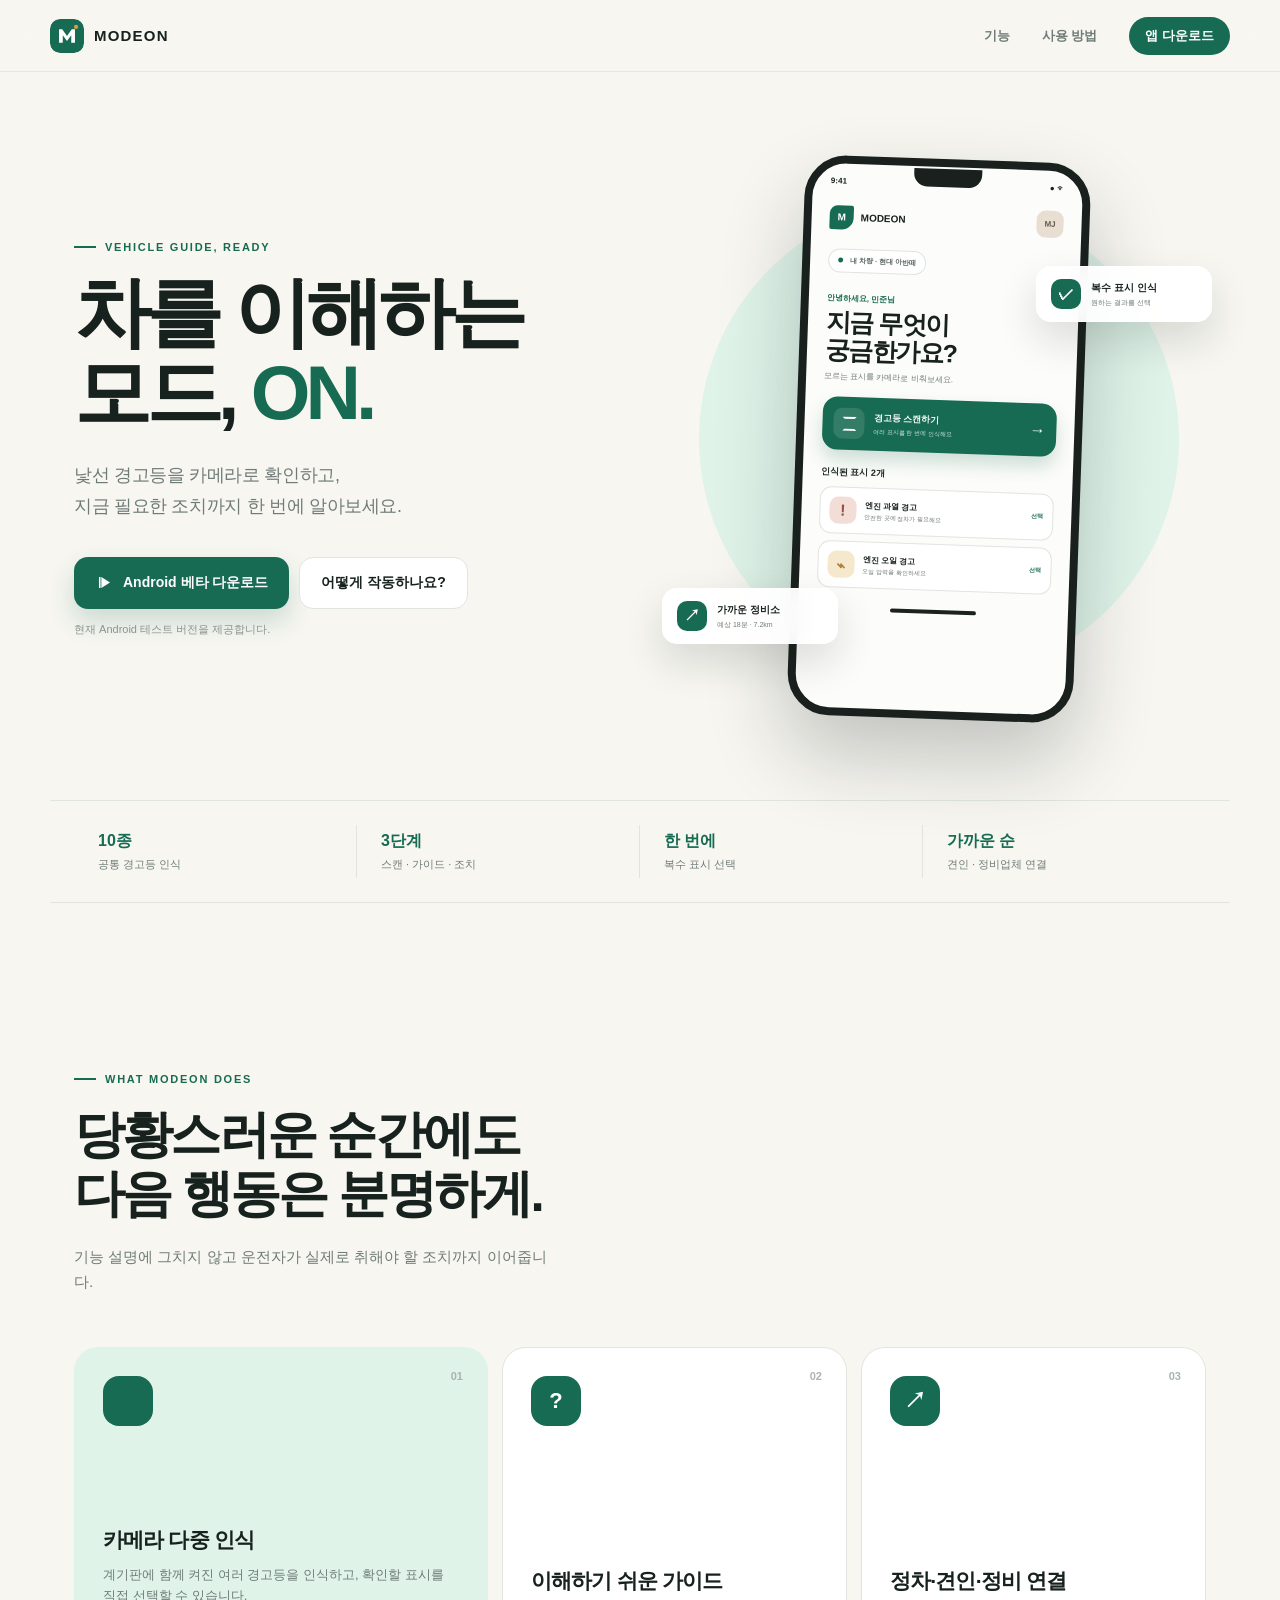
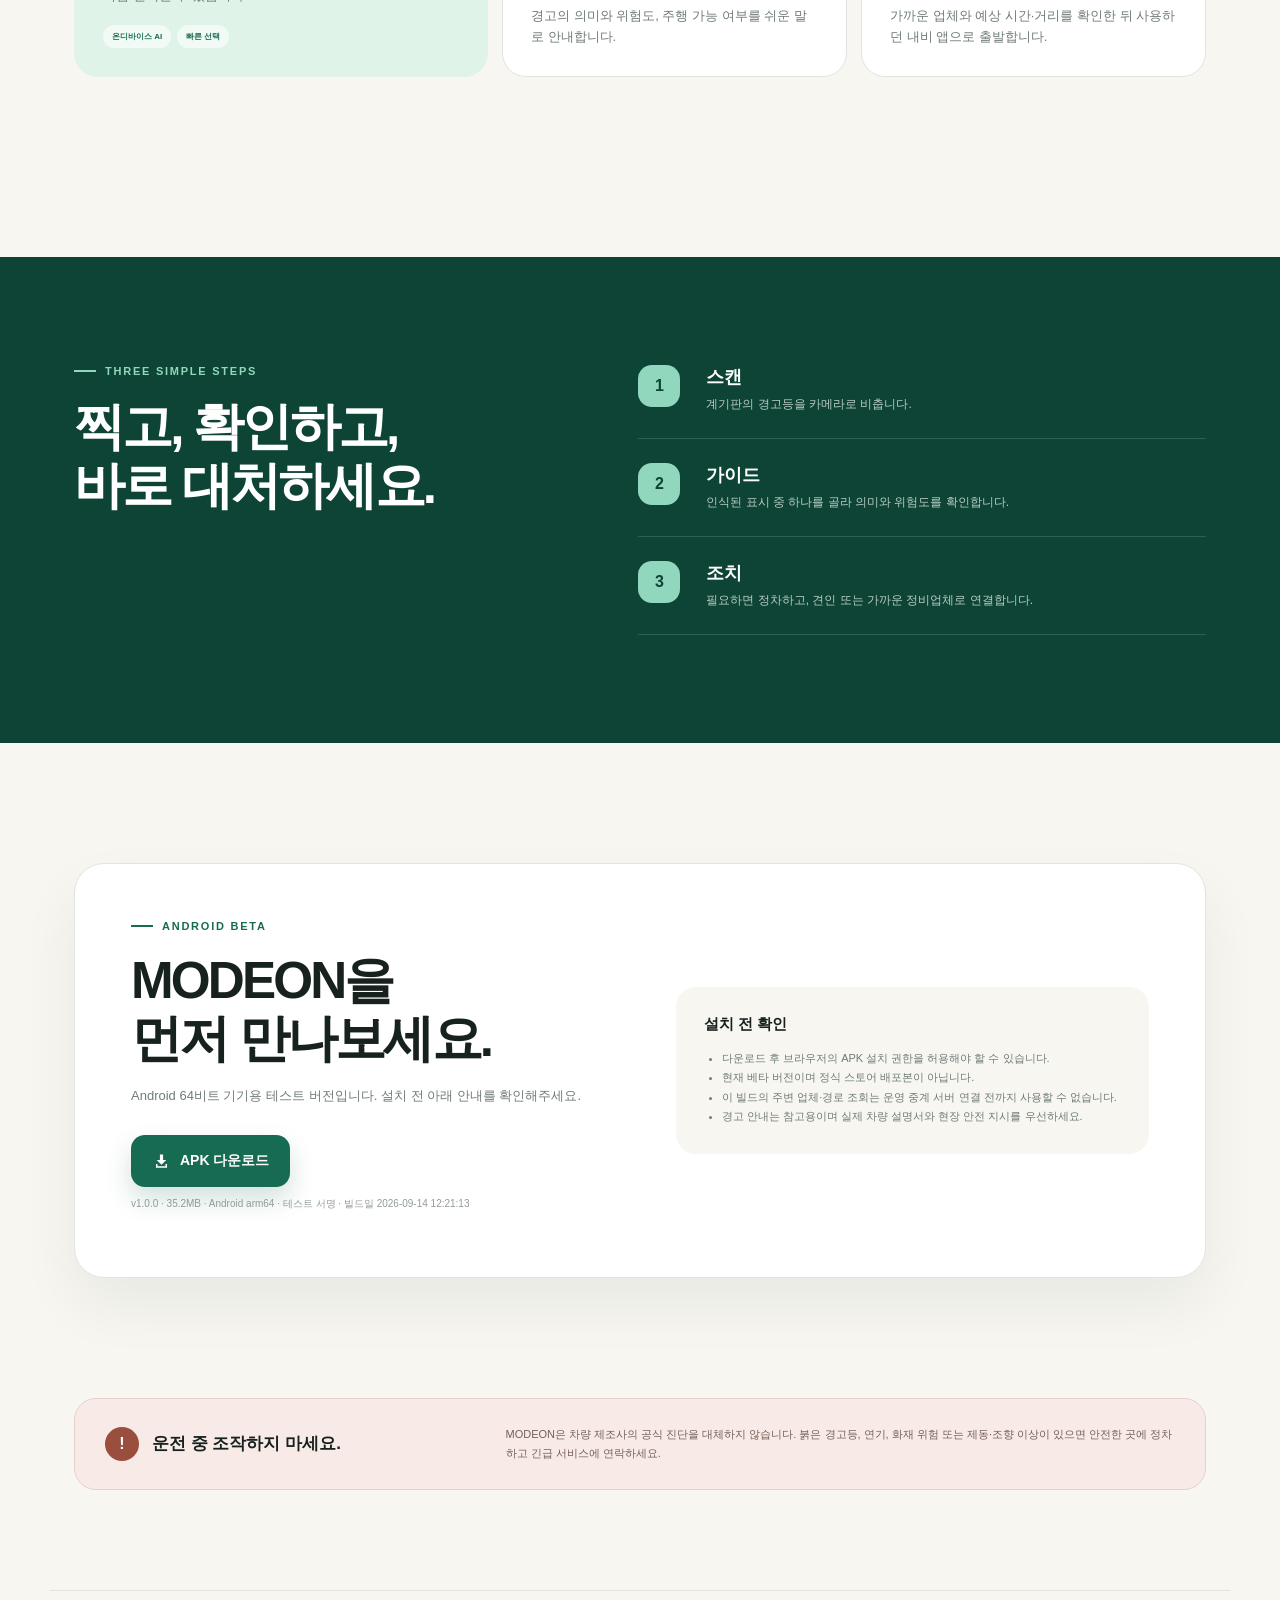
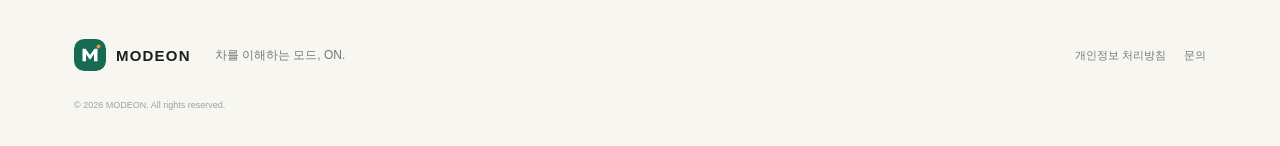
<file: index.html>
<!doctype html>
<html lang="ko">
<head>
  <meta charset="utf-8">
  <meta name="viewport" content="width=device-width, initial-scale=1">
  <meta name="theme-color" content="#176b52">
  <meta name="description" content="낯선 차량 경고등을 스캔하고 필요한 조치와 가까운 정비소까지 안내하는 MODEON">
  <meta property="og:title" content="MODEON — 차를 이해하는 모드, ON">
  <meta property="og:description" content="찍으면 알고, 알면 바로 대처하는 차량 가이드">
  <meta property="og:type" content="website">
  <title>MODEON — 차를 이해하는 모드, ON.</title>
  <link rel="icon" href="assets/favicon.svg" type="image/svg+xml">
  <link rel="stylesheet" href="styles.css">
</head>
<body>
  <a class="skip-link" href="#main">본문으로 건너뛰기</a>
  <header class="site-header">
    <a class="brand" href="#top" aria-label="MODEON 홈">
      <img src="assets/modeon-mark.svg" alt="" width="34" height="34">
      <span>MODEON</span>
    </a>
    <nav aria-label="주요 메뉴">
      <a href="#features">기능</a>
      <a href="#how">사용 방법</a>
      <a class="nav-download" href="#download">앱 다운로드</a>
    </nav>
  </header>

  <main id="main">
    <section class="hero" id="top">
      <div class="hero-copy reveal">
        <p class="eyebrow"><span></span> VEHICLE GUIDE, READY</p>
        <h1>차를 이해하는<br>모드, <em>ON.</em></h1>
        <p class="hero-description">낯선 경고등을 카메라로 확인하고,<br>지금 필요한 조치까지 한 번에 알아보세요.</p>
        <div class="hero-actions">
          <a class="button primary" href="#download">
            <svg viewBox="0 0 24 24" aria-hidden="true"><path d="M8 5v14l11-7L8 5Zm-3 0h2v14H5V5Z"/></svg>
            Android 베타 다운로드
          </a>
          <a class="button secondary" href="#how">어떻게 작동하나요?</a>
        </div>
        <p class="beta-note">현재 Android 테스트 버전을 제공합니다.</p>
      </div>

      <div class="hero-visual reveal" aria-label="MODEON 앱 화면 예시">
        <div class="halo"></div>
        <div class="phone">
          <div class="phone-top"><span>9:41</span><i></i><span>● ᯤ</span></div>
          <div class="app-bar"><div class="mini-mark">M</div><b>MODEON</b><div class="avatar">MJ</div></div>
          <div class="car-pill"><i></i> 내 차량 · 현대 아반떼</div>
          <p class="hello">안녕하세요, 민준님</p>
          <h2>지금 무엇이<br>궁금한가요?</h2>
          <p class="app-sub">모르는 표시를 카메라로 비춰보세요.</p>
          <div class="scan-card">
            <div class="scan-icon"><span></span></div>
            <div><b>경고등 스캔하기</b><small>여러 표시를 한 번에 인식해요</small></div>
            <strong>→</strong>
          </div>
          <p class="section-label">인식된 표시 2개</p>
          <div class="result-card danger"><div class="result-icon">!</div><div><b>엔진 과열 경고</b><small>안전한 곳에 정차가 필요해요</small></div><span>선택</span></div>
          <div class="result-card"><div class="result-icon oil">⌁</div><div><b>엔진 오일 경고</b><small>오일 압력을 확인하세요</small></div><span>선택</span></div>
          <div class="home-indicator"></div>
        </div>
        <div class="float-card float-one"><span>✓</span><div><b>복수 표시 인식</b><small>원하는 결과를 선택</small></div></div>
        <div class="float-card float-two"><span>↗</span><div><b>가까운 정비소</b><small>예상 18분 · 7.2km</small></div></div>
      </div>
    </section>

    <section class="trust-strip" aria-label="핵심 특징">
      <p><strong>10종</strong><span>공통 경고등 인식</span></p>
      <p><strong>3단계</strong><span>스캔 · 가이드 · 조치</span></p>
      <p><strong>한 번에</strong><span>복수 표시 선택</span></p>
      <p><strong>가까운 순</strong><span>견인 · 정비업체 연결</span></p>
    </section>

    <section class="section features" id="features">
      <div class="section-heading reveal">
        <p class="eyebrow"><span></span> WHAT MODEON DOES</p>
        <h2>당황스러운 순간에도<br>다음 행동은 분명하게.</h2>
        <p>기능 설명에 그치지 않고 운전자가 실제로 취해야 할 조치까지 이어줍니다.</p>
      </div>
      <div class="feature-grid">
        <article class="feature-card feature-main reveal">
          <div class="feature-number">01</div>
          <div class="feature-icon scan-lines"><i></i></div>
          <h3>카메라 다중 인식</h3>
          <p>계기판에 함께 켜진 여러 경고등을 인식하고, 확인할 표시를 직접 선택할 수 있습니다.</p>
          <div class="tag-row"><span>온디바이스 AI</span><span>빠른 선택</span></div>
        </article>
        <article class="feature-card reveal">
          <div class="feature-number">02</div>
          <div class="feature-icon">?</div>
          <h3>이해하기 쉬운 가이드</h3>
          <p>경고의 의미와 위험도, 주행 가능 여부를 쉬운 말로 안내합니다.</p>
        </article>
        <article class="feature-card reveal">
          <div class="feature-number">03</div>
          <div class="feature-icon">↗</div>
          <h3>정차·견인·정비 연결</h3>
          <p>가까운 업체와 예상 시간·거리를 확인한 뒤 사용하던 내비 앱으로 출발합니다.</p>
        </article>
      </div>
    </section>

    <section class="how" id="how">
      <div class="how-inner">
        <div class="section-heading light reveal">
          <p class="eyebrow"><span></span> THREE SIMPLE STEPS</p>
          <h2>찍고, 확인하고,<br>바로 대처하세요.</h2>
        </div>
        <ol class="steps">
          <li class="reveal"><b>1</b><div><h3>스캔</h3><p>계기판의 경고등을 카메라로 비춥니다.</p></div></li>
          <li class="reveal"><b>2</b><div><h3>가이드</h3><p>인식된 표시 중 하나를 골라 의미와 위험도를 확인합니다.</p></div></li>
          <li class="reveal"><b>3</b><div><h3>조치</h3><p>필요하면 정차하고, 견인 또는 가까운 정비업체로 연결합니다.</p></div></li>
        </ol>
      </div>
    </section>

    <section class="section download-section" id="download">
      <div class="download-card reveal">
        <div>
          <p class="eyebrow"><span></span> ANDROID BETA</p>
          <h2>MODEON을<br>먼저 만나보세요.</h2>
          <p>Android 64비트 기기용 테스트 버전입니다. 설치 전 아래 안내를 확인해주세요.</p>
          <a class="button primary download-button" href="https://github.com/ModeOn-Vehicle/ModeOn-Vehicle.github.io/releases/download/v1.0.0/modeon-android-arm64-v1.0.0.apk">
            <svg viewBox="0 0 24 24" aria-hidden="true"><path d="M12 16 6 10h4V3h4v7h4l-6 6Zm-7 4v-5h2v3h10v-3h2v5H5Z"/></svg>
            APK 다운로드
          </a>
          <p class="file-meta">v1.0.0 · 35.2MB · Android arm64 · 테스트 서명 · 빌드일 2026-09-14 12:21:13</p>
        </div>
        <div class="install-note">
          <h3>설치 전 확인</h3>
          <ul>
            <li>다운로드 후 브라우저의 APK 설치 권한을 허용해야 할 수 있습니다.</li>
            <li>현재 베타 버전이며 정식 스토어 배포본이 아닙니다.</li>
            <li>이 빌드의 주변 업체·경로 조회는 운영 중계 서버 연결 전까지 사용할 수 없습니다.</li>
            <li>경고 안내는 참고용이며 실제 차량 설명서와 현장 안전 지시를 우선하세요.</li>
          </ul>
        </div>
      </div>
    </section>

    <section class="safety">
      <div><span>!</span><h2>운전 중 조작하지 마세요.</h2></div>
      <p>MODEON은 차량 제조사의 공식 진단을 대체하지 않습니다. 붉은 경고등, 연기, 화재 위험 또는 제동·조향 이상이 있으면 안전한 곳에 정차하고 긴급 서비스에 연락하세요.</p>
    </section>
  </main>

  <footer>
    <div class="brand footer-brand"><img src="assets/modeon-mark.svg" alt="" width="32" height="32"><span>MODEON</span></div>
    <p>차를 이해하는 모드, ON.</p>
    <div><a href="privacy.html">개인정보 처리방침</a><a href="mailto:browninvestmentor@gmail.com">문의</a></div>
    <small>© <span id="year"></span> MODEON. All rights reserved.</small>
  </footer>
  <script src="script.js"></script>
</body>
</html>
</file>
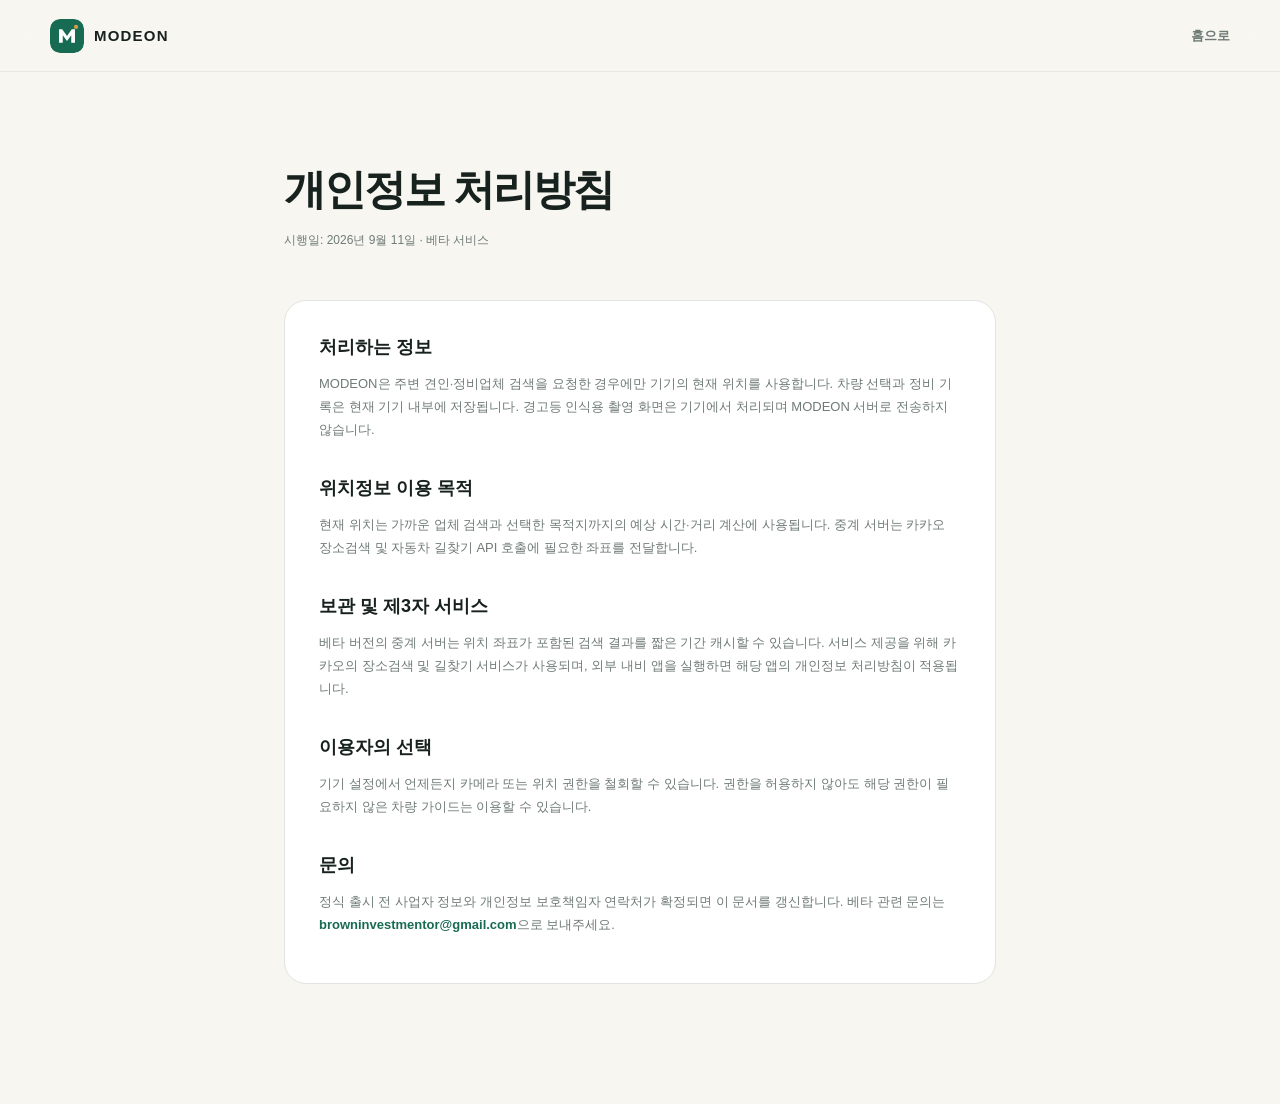
<file: privacy.html>
<!doctype html>
<html lang="ko">
<head>
  <meta charset="utf-8">
  <meta name="viewport" content="width=device-width, initial-scale=1">
  <meta name="theme-color" content="#176b52">
  <title>개인정보 처리방침 — MODEON</title>
  <link rel="icon" href="assets/favicon.svg" type="image/svg+xml">
  <link rel="stylesheet" href="styles.css">
  <style>
    .policy { max-width: 760px; margin: 0 auto; padding: 90px 24px 120px; }
    .policy h1 { margin: 0 0 12px; font-size: 42px; letter-spacing: -.05em; }
    .policy .updated { color: var(--muted); font-size: 12px; }
    .policy article { margin-top: 48px; padding: 34px; background: #fff; border: 1px solid var(--line); border-radius: 22px; }
    .policy h2 { margin: 34px 0 10px; font-size: 18px; }
    .policy h2:first-child { margin-top: 0; }
    .policy p, .policy li { color: var(--muted); font-size: 13px; line-height: 1.8; }
    .policy a { color: var(--green); font-weight: 700; }
  </style>
</head>
<body>
  <header class="site-header"><a class="brand" href="index.html"><img src="assets/modeon-mark.svg" alt="" width="34" height="34"><span>MODEON</span></a><nav><a href="index.html">홈으로</a></nav></header>
  <main class="policy">
    <h1>개인정보 처리방침</h1>
    <p class="updated">시행일: 2026년 9월 11일 · 베타 서비스</p>
    <article>
      <h2>처리하는 정보</h2>
      <p>MODEON은 주변 견인·정비업체 검색을 요청한 경우에만 기기의 현재 위치를 사용합니다. 차량 선택과 정비 기록은 현재 기기 내부에 저장됩니다. 경고등 인식용 촬영 화면은 기기에서 처리되며 MODEON 서버로 전송하지 않습니다.</p>
      <h2>위치정보 이용 목적</h2>
      <p>현재 위치는 가까운 업체 검색과 선택한 목적지까지의 예상 시간·거리 계산에 사용됩니다. 중계 서버는 카카오 장소검색 및 자동차 길찾기 API 호출에 필요한 좌표를 전달합니다.</p>
      <h2>보관 및 제3자 서비스</h2>
      <p>베타 버전의 중계 서버는 위치 좌표가 포함된 검색 결과를 짧은 기간 캐시할 수 있습니다. 서비스 제공을 위해 카카오의 장소검색 및 길찾기 서비스가 사용되며, 외부 내비 앱을 실행하면 해당 앱의 개인정보 처리방침이 적용됩니다.</p>
      <h2>이용자의 선택</h2>
      <p>기기 설정에서 언제든지 카메라 또는 위치 권한을 철회할 수 있습니다. 권한을 허용하지 않아도 해당 권한이 필요하지 않은 차량 가이드는 이용할 수 있습니다.</p>
      <h2>문의</h2>
      <p>정식 출시 전 사업자 정보와 개인정보 보호책임자 연락처가 확정되면 이 문서를 갱신합니다. 베타 관련 문의는 <a href="mailto:browninvestmentor@gmail.com">browninvestmentor@gmail.com</a>으로 보내주세요.</p>
    </article>
  </main>
</body>
</html>
</file>
<file: styles.css>
:root {
  --paper: #f7f6f1;
  --ink: #17211e;
  --muted: #6f7b77;
  --green: #176b52;
  --green-dark: #0d4435;
  --mint: #dff3e9;
  --line: #e1e5df;
  --amber: #d69b47;
  --urgent: #9a4e3d;
  --white: #fff;
}

* { box-sizing: border-box; }
html { scroll-behavior: smooth; }
body {
  margin: 0;
  overflow-x: hidden;
  color: var(--ink);
  background: var(--paper);
  font-family: Pretendard, "Noto Sans KR", "Apple SD Gothic Neo", "Segoe UI", sans-serif;
  -webkit-font-smoothing: antialiased;
}
a { color: inherit; text-decoration: none; }
.skip-link { position: fixed; left: 16px; top: -60px; z-index: 100; padding: 12px 16px; background: var(--ink); color: #fff; border-radius: 8px; }
.skip-link:focus { top: 16px; }
.site-header {
  position: sticky;
  top: 0;
  z-index: 20;
  height: 72px;
  padding: 0 max(24px, calc((100vw - 1180px) / 2));
  display: flex;
  align-items: center;
  justify-content: space-between;
  background: color-mix(in srgb, var(--paper) 88%, transparent);
  border-bottom: 1px solid color-mix(in srgb, var(--line) 80%, transparent);
  backdrop-filter: blur(18px);
}
.brand { display: flex; align-items: center; gap: 10px; font-size: 15px; font-weight: 900; letter-spacing: .08em; }
.brand img { border-radius: 10px; }
nav { display: flex; align-items: center; gap: 32px; font-size: 13px; font-weight: 700; }
nav a { color: var(--muted); transition: color .2s; }
nav a:hover { color: var(--green); }
.nav-download { padding: 10px 16px; color: #fff; background: var(--green); border-radius: 999px; }
nav .nav-download:hover { color: #fff; background: var(--green-dark); }

.hero {
  min-height: 720px;
  max-width: 1180px;
  margin: 0 auto;
  padding: 82px 24px 76px;
  display: grid;
  grid-template-columns: 1fr 1fr;
  align-items: center;
  gap: 64px;
}
.eyebrow { margin: 0 0 20px; display: flex; align-items: center; gap: 9px; color: var(--green); font-size: 11px; font-weight: 900; letter-spacing: .16em; }
.eyebrow span { width: 22px; height: 2px; background: currentColor; }
.hero h1 { margin: 0; font-size: clamp(52px, 6vw, 82px); line-height: 1.03; letter-spacing: -.065em; }
.hero h1 em { color: var(--green); font-style: normal; }
.hero-description { margin: 28px 0 0; color: var(--muted); font-size: 18px; line-height: 1.75; letter-spacing: -.02em; }
.hero-actions { margin-top: 34px; display: flex; flex-wrap: wrap; gap: 10px; }
.button { min-height: 52px; padding: 0 21px; display: inline-flex; align-items: center; justify-content: center; gap: 9px; border: 0; border-radius: 14px; font-size: 14px; font-weight: 800; transition: transform .2s, box-shadow .2s, background .2s; }
.button:hover { transform: translateY(-2px); }
.button svg { width: 19px; height: 19px; fill: currentColor; }
.button.primary { color: #fff; background: var(--green); box-shadow: 0 12px 26px rgba(23,107,82,.2); }
.button.primary:hover { background: var(--green-dark); box-shadow: 0 16px 30px rgba(23,107,82,.25); }
.button.secondary { color: var(--ink); background: #fff; border: 1px solid var(--line); }
.beta-note { margin: 13px 0 0; color: #8b9491; font-size: 11px; }

.hero-visual { min-height: 570px; position: relative; display: grid; place-items: center; }
.halo { position: absolute; width: 480px; height: 480px; border-radius: 50%; background: var(--mint); }
.phone { position: relative; z-index: 2; width: 286px; min-height: 560px; padding: 13px 18px 18px; background: #fcfcfa; border: 8px solid #19201e; border-radius: 42px; box-shadow: 0 38px 80px rgba(23,33,30,.24); transform: rotate(2deg); overflow: hidden; }
.phone-top { display: flex; justify-content: space-between; align-items: center; font-size: 8px; font-weight: 700; }
.phone-top i { width: 68px; height: 18px; background: #19201e; border-radius: 0 0 13px 13px; margin-top: -13px; }
.app-bar { margin-top: 18px; display: flex; align-items: center; gap: 7px; font-size: 10px; }
.mini-mark { width: 24px; height: 24px; display: grid; place-items: center; color: #fff; background: var(--green); border-radius: 8px 2px 12px 2px; font-size: 10px; font-weight: 900; }
.avatar { margin-left: auto; width: 27px; height: 27px; display: grid; place-items: center; background: #e8ded1; color: #66594d; border-radius: 9px; font-size: 8px; font-weight: 800; }
.car-pill { width: max-content; margin-top: 18px; padding: 6px 9px; border: 1px solid var(--line); border-radius: 14px; background: #fff; color: #55615d; font-size: 7px; font-weight: 700; }
.car-pill i { display: inline-block; width: 5px; height: 5px; margin-right: 5px; background: var(--green); border-radius: 50%; }
.hello { margin: 20px 0 4px; color: var(--green); font-size: 8px; font-weight: 800; }
.phone h2 { margin: 0; font-size: 25px; line-height: 1.12; letter-spacing: -.06em; }
.app-sub { margin: 7px 0 15px; color: var(--muted); font-size: 8px; }
.scan-card { padding: 11px; display: flex; align-items: center; gap: 9px; color: #fff; background: var(--green); border-radius: 15px; box-shadow: 0 10px 18px rgba(23,107,82,.2); }
.scan-card b, .scan-card small { display: block; }
.scan-card b { font-size: 9px; }
.scan-card small { margin-top: 3px; color: #cce4da; font-size: 6px; }
.scan-card strong { margin-left: auto; }
.scan-icon { width: 31px; height: 31px; display: grid; place-items: center; background: rgba(255,255,255,.12); border-radius: 9px; }
.scan-icon span { width: 14px; height: 14px; border: 2px solid #fff; border-left-color: transparent; border-right-color: transparent; }
.section-label { margin: 16px 0 8px; font-size: 9px; font-weight: 800; }
.result-card { margin-bottom: 7px; padding: 9px; display: flex; align-items: center; gap: 8px; border: 1px solid var(--line); border-radius: 12px; background: #fff; }
.result-card > div:nth-child(2) { flex: 1; }
.result-card b, .result-card small { display: block; }
.result-card b { font-size: 8px; }
.result-card small { margin-top: 2px; color: var(--muted); font-size: 6px; }
.result-card > span { color: var(--green); font-size: 6px; font-weight: 800; }
.result-icon { width: 27px; height: 27px; display: grid; place-items: center; border-radius: 9px; color: var(--urgent); background: #f2ddd7; font-weight: 900; }
.result-icon.oil { color: #ad792f; background: #f5e8cc; }
.home-indicator { width: 86px; height: 4px; margin: 19px auto 0; background: #1b211f; border-radius: 4px; }
.float-card { position: absolute; z-index: 3; min-width: 176px; padding: 12px 14px; display: flex; align-items: center; gap: 10px; background: rgba(255,255,255,.94); border: 1px solid rgba(255,255,255,.9); border-radius: 15px; box-shadow: 0 18px 40px rgba(23,33,30,.14); backdrop-filter: blur(12px); }
.float-card > span { width: 30px; height: 30px; display: grid; place-items: center; color: #fff; background: var(--green); border-radius: 10px; font-weight: 900; }
.float-card b, .float-card small { display: block; }
.float-card b { font-size: 10px; }
.float-card small { margin-top: 3px; color: var(--muted); font-size: 7px; }
.float-one { top: 112px; right: -6px; }
.float-two { bottom: 80px; left: -10px; }

.trust-strip { max-width: 1180px; margin: 0 auto 70px; padding: 24px; display: grid; grid-template-columns: repeat(4, 1fr); border-top: 1px solid var(--line); border-bottom: 1px solid var(--line); }
.trust-strip p { margin: 0; padding: 6px 24px; border-right: 1px solid var(--line); }
.trust-strip p:last-child { border: 0; }
.trust-strip strong, .trust-strip span { display: block; }
.trust-strip strong { color: var(--green); font-size: 16px; }
.trust-strip span { margin-top: 5px; color: var(--muted); font-size: 11px; }
.section { max-width: 1180px; margin: 0 auto; padding: 100px 24px; }
.section-heading h2 { margin: 0; font-size: clamp(34px, 4vw, 52px); line-height: 1.16; letter-spacing: -.055em; }
.section-heading > p:last-child { max-width: 490px; margin: 20px 0 0; color: var(--muted); font-size: 15px; line-height: 1.7; }
.feature-grid { margin-top: 52px; display: grid; grid-template-columns: 1.2fr 1fr 1fr; gap: 14px; }
.feature-card { min-height: 330px; padding: 28px; position: relative; display: flex; flex-direction: column; background: #fff; border: 1px solid var(--line); border-radius: 24px; overflow: hidden; }
.feature-main { background: var(--mint); border-color: transparent; }
.feature-number { position: absolute; right: 24px; top: 22px; color: #aab4b0; font-size: 11px; font-weight: 800; }
.feature-icon { width: 50px; height: 50px; display: grid; place-items: center; color: #fff; background: var(--green); border-radius: 16px; font-size: 22px; font-weight: 900; }
.feature-card h3 { margin: auto 0 10px; font-size: 21px; letter-spacing: -.04em; }
.feature-card p { margin: 0; color: var(--muted); font-size: 13px; line-height: 1.65; }
.tag-row { margin-top: 18px; display: flex; gap: 6px; }
.tag-row span { padding: 6px 9px; color: var(--green); background: rgba(255,255,255,.62); border-radius: 99px; font-size: 8px; font-weight: 800; }

.how { margin-top: 80px; color: #fff; background: var(--green-dark); }
.how-inner { max-width: 1180px; margin: 0 auto; padding: 108px 24px; display: grid; grid-template-columns: .9fr 1.1fr; gap: 100px; }
.light .eyebrow { color: #91d7bd; }
.steps { margin: 0; padding: 0; list-style: none; }
.steps li { padding: 24px 0; display: grid; grid-template-columns: 50px 1fr; gap: 18px; border-bottom: 1px solid rgba(255,255,255,.14); }
.steps li:first-child { padding-top: 0; }
.steps b { width: 42px; height: 42px; display: grid; place-items: center; color: var(--green-dark); background: #91d7bd; border-radius: 14px; }
.steps h3 { margin: 0 0 6px; font-size: 18px; }
.steps p { margin: 0; color: #b9ccc5; font-size: 12px; line-height: 1.6; }

.download-section { padding-top: 120px; padding-bottom: 120px; }
.download-card { padding: 56px; display: grid; grid-template-columns: 1fr 1fr; gap: 72px; background: #fff; border: 1px solid var(--line); border-radius: 30px; box-shadow: 0 28px 60px rgba(23,33,30,.06); }
.download-card h2 { margin: 0; font-size: clamp(36px, 4vw, 52px); line-height: 1.12; letter-spacing: -.055em; }
.download-card > div > p:not(.eyebrow, .file-meta) { max-width: 450px; margin: 18px 0 0; color: var(--muted); font-size: 13px; line-height: 1.7; }
.download-button { margin-top: 28px; }
.file-meta { color: #929b98; font-size: 10px; }
.install-note { align-self: center; padding: 28px; background: var(--paper); border-radius: 20px; }
.install-note h3 { margin: 0 0 15px; font-size: 15px; }
.install-note ul { margin: 0; padding-left: 18px; color: var(--muted); font-size: 11px; line-height: 1.75; }
.safety { max-width: 1132px; margin: 0 auto 100px; padding: 26px 30px; display: grid; grid-template-columns: .7fr 1.3fr; align-items: center; gap: 40px; border: 1px solid #e6d1ca; background: #f8ebe7; border-radius: 22px; }
.safety > div { display: flex; align-items: center; gap: 13px; }
.safety span { width: 34px; height: 34px; display: grid; place-items: center; color: #fff; background: var(--urgent); border-radius: 50%; font-weight: 900; }
.safety h2 { margin: 0; font-size: 17px; }
.safety p { margin: 0; color: #745e57; font-size: 11px; line-height: 1.7; }
footer { max-width: 1180px; margin: 0 auto; padding: 44px 24px 36px; display: grid; grid-template-columns: auto 1fr auto; align-items: center; gap: 24px; border-top: 1px solid var(--line); }
footer > p { color: var(--muted); font-size: 12px; }
footer > div:nth-of-type(2) { display: flex; gap: 18px; color: var(--muted); font-size: 11px; }
footer small { grid-column: 1 / -1; color: #9aa29f; font-size: 9px; }

.reveal { opacity: 0; transform: translateY(18px); transition: opacity .65s ease, transform .65s ease; }
.reveal.visible { opacity: 1; transform: translateY(0); }

@media (max-width: 900px) {
  .hero { grid-template-columns: 1fr; padding-top: 64px; text-align: center; }
  .hero-copy .eyebrow, .hero-actions { justify-content: center; }
  .hero-visual { margin-top: 10px; }
  .feature-grid { grid-template-columns: 1fr; }
  .feature-card { min-height: 260px; }
  .how-inner { grid-template-columns: 1fr; gap: 54px; }
  .download-card { grid-template-columns: 1fr; gap: 38px; }
  .safety { margin-left: 24px; margin-right: 24px; }
}

@media (max-width: 640px) {
  .site-header { width: 100vw; height: 64px; padding: 0 18px; }
  nav > a:not(.nav-download) { display: none; }
  .hero { min-height: auto; padding: 58px 18px 44px; gap: 36px; }
  .hero h1 { font-size: 53px; }
  .hero-description { font-size: 15px; }
  .hero-actions { flex-direction: column; }
  .button { width: 100%; }
  .hero-visual { width: 354px; max-width: 100%; min-height: 545px; justify-self: center; margin: -20px 0; }
  .phone { width: 270px; }
  .halo { width: 340px; height: 340px; }
  .float-card { min-width: 152px; padding: 10px 11px; }
  .float-one { right: -8px; }
  .float-two { left: -8px; }
  .trust-strip { margin: 30px 18px 38px; padding: 8px 0; grid-template-columns: 1fr 1fr; }
  .trust-strip p { margin: 8px 0; }
  .trust-strip p:nth-child(2) { border: 0; }
  .section { padding: 78px 18px; }
  .feature-grid { margin-top: 36px; }
  .how-inner { padding: 80px 20px; }
  .download-card { padding: 30px 22px; border-radius: 24px; }
  .safety { margin: 0 18px 70px; padding: 22px; grid-template-columns: 1fr; gap: 16px; }
  footer { margin: 0 18px; padding-left: 0; padding-right: 0; grid-template-columns: 1fr; }
  footer > div:nth-of-type(2) { justify-content: flex-start; }
}

@media (prefers-reduced-motion: reduce) {
  html { scroll-behavior: auto; }
  .reveal { opacity: 1; transform: none; transition: none; }
  .button { transition: none; }
}
</file>
